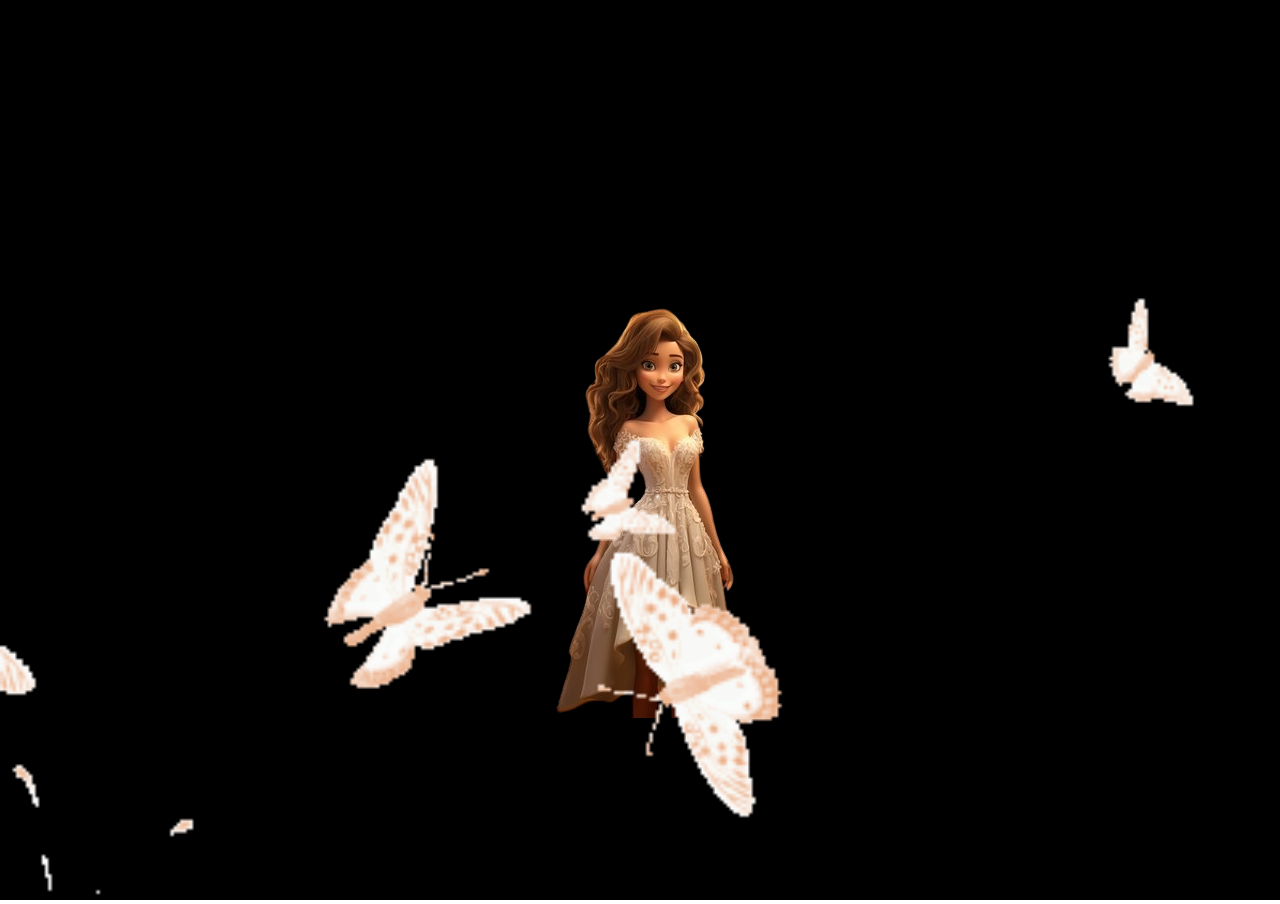
<file: animation/index.html>
<!DOCTYPE html>
<html lang="en">
  <head>
    <meta charset="UTF-8" />
    <meta name="viewport" content="width=device-width, initial-scale=1.0" />
    <title>Document</title>
    <style>
      * {
        margin: 0;
        padding: 0;
        box-sizing: border-box;
      }
     html,
     body {
        width: 100%;
        height: 100vh;
        overflow: hidden;
      }
      .wrapper{
        display: flex;
        justify-content: center;
        align-items: center;
        height:inherit;
        background-color: #000;
        /* position: relative; */
      }
      .butterfly{
        position: absolute;
        bottom: 0;
        left:0%;
        height: 100%;
        width: 100%;
      
      }
      .butterfly img{
        height: 100%;
        object-fit: cover;
        filter:hue-rotate(90deg);
      }
  .girl-image{
    /* background-color:transparent;
    position: absolute;
    z-index: 1; */
    text-align: center;
    animation: fade 3s infinite ;
  }
@keyframes fade{
  from{
    opacity:1;
  
  }
  to{
    opacity: 0;
  }
}
  .dress-image h1{
    color: #fff;
  }
  /* .dress-image img:hover  {  
    opacity: 0;
     } */
 
     /* .girl{
      position: absolute;
      top:0;
      left:37.5%;
    background-color: green;
      z-index: 0;
      opacity: 0;
     } */

      .girl-image img{
        animation-name: rotate-img;
        animation-duration: 3s;
        animation-iteration-count: infinite;
      }
      @keyframes rotate-img{
        from{
            transform: scale(0.25);
          
        }
       to{
        transform:scale(1);
        
       } 
      }

    </style>
  </head>
  <body>
    <div class="wrapper">
   
        <div class="girl-image">
      <img src="./g-2-removebg-preview.png" alt="girl" />
    </div>
    <div class="butterfly">
    <img src="./borboletas-butterflies.gif" alt="butterfly">
  </div>
    </div>
  </body>
</html>
</file>
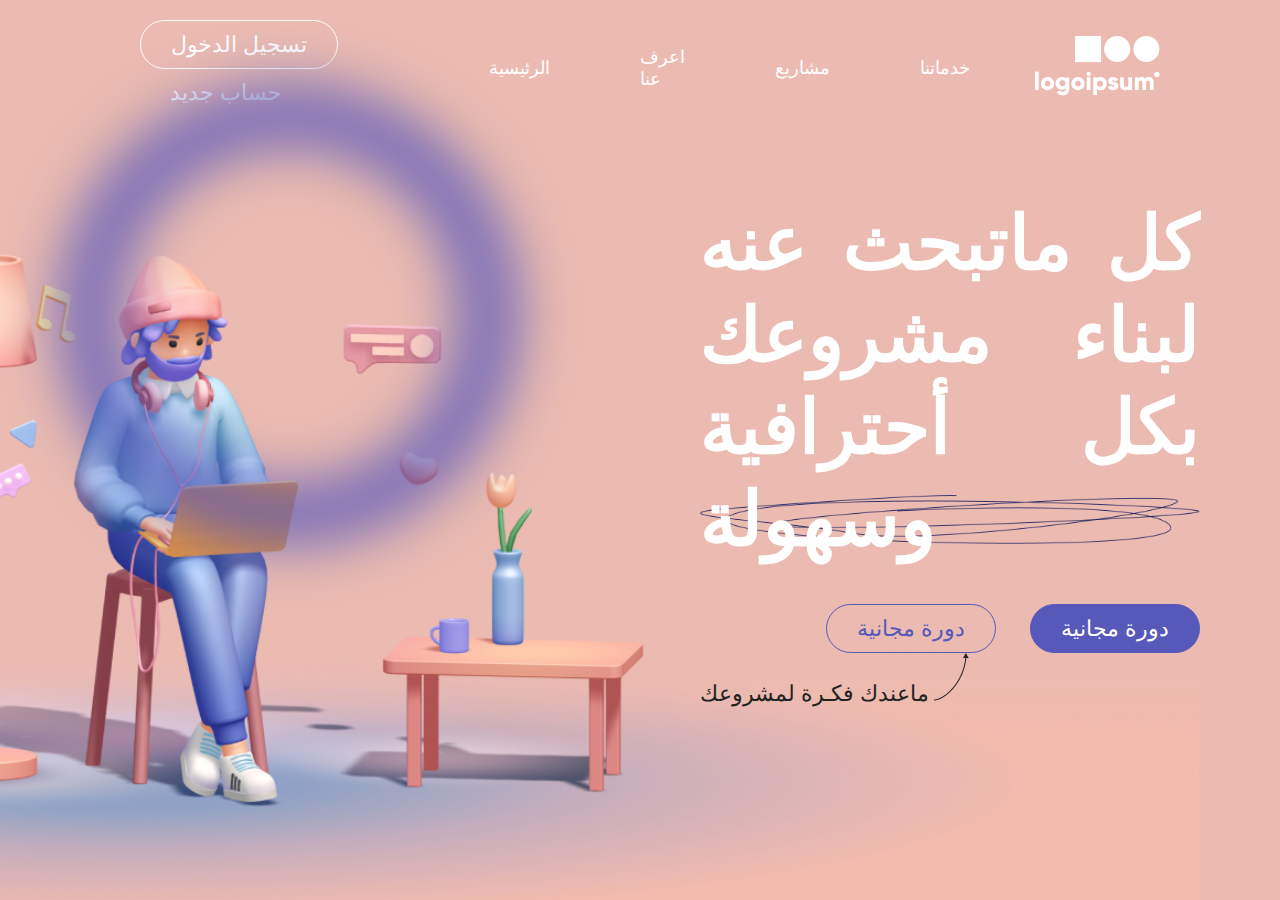
<file: Banner/index.html>
<!DOCTYPE html>
<html lang="en">
  <head>
    <meta charset="UTF-8" />
    <meta name="viewport" content="width=device-width, initial-scale=1.0" />
    <title>Document</title>
    <link rel="preconnect" href="https://fonts.googleapis.com" />
    <link rel="preconnect" href="https://fonts.gstatic.com" crossorigin />
    <link
      href="https://fonts.googleapis.com/css2?family=Montserrat:ital,wght@0,100..900;1,100..900&display=swap"
      rel="stylesheet"
    />
    <link rel="stylesheet" href="style.css" />
  </head>
  <body>
    <section class="banner">
      <header>
        <div class="btn">
          <button class="btn-1">تسجيل الدخول</button>
          <button>حساب جديد</button>
        </div>
        <nav class="nav-bar">
          <a href="#">الرئيسية</a>
          <a href="#">اعرف عنا</a>
          <a href="#">مشاريع</a>
          <a href="#">خدماتنا</a>
          <div class="logo">
            <img src="./assets/logo.svg" alt="logoipsum" />
          </div>
        </nav>
      </header>
      <div class="circle"></div>
      <div class="banner-content">
        <div class="banner-title">
          <h1>كل ماتبحث عنه لبناء مشروعك بكل أحترافية وسهولة</h1>
          <!-- <div class="curvy-line">
        <img src="./assets/Vector 34.png" alt="line">
    </div> -->
          <div class="btn blue-btn">
            <button class="blue-btn-border">دورة مجانية</button>
            <button class="blue-btn-bg">دورة مجانية</button>
          </div>
          <div class="banner-text">
            <span>ماعندك فكـرة لمشروعك</span>
            <img src="./assets/Vector 35.png" alt="line" />
          </div>
        </div>
      </div>
    </section>
  </body>
</html>
</file>
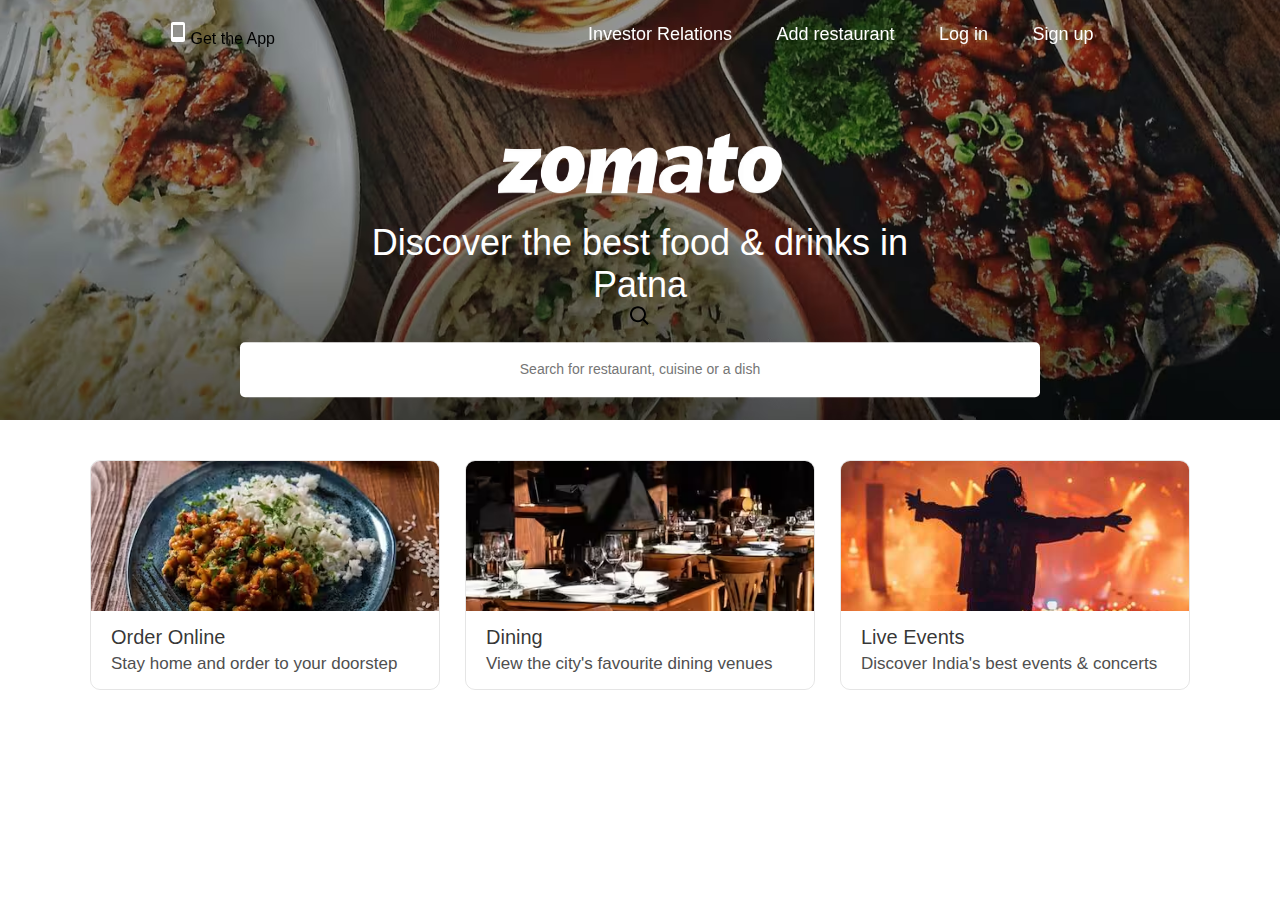
<file: Zomato/index.html>
<!DOCTYPE html>
<html lang="en">
<head>
    <meta charset="UTF-8">
    <meta name="viewport" content="width=device-width, initial-scale=1.0">
    <title>Zomato </title>
  
        <link rel="stylesheet"
        href="https://cdn.jsdelivr.net/npm/boxicons@latest/css/boxicons.min.css">
        <!-- or -->
        <link rel="stylesheet"
        href="https://unpkg.com/boxicons@latest/css/boxicons.min.css">
    
        <link
        rel="stylesheet"
        href="https://cdnjs.cloudflare.com/ajax/libs/font-awesome/6.1.1/css/all.min.css"
        integrity="sha512-KfkfwYDsLkIlwQp6LFnl8zNdLGxu9YAA1QvwINks4PhcElQSvqcyVLLD9aMhXd13uQjoXtEKNosOWaZqXgel0g=="
        crossorigin="anonymous"
        referrerpolicy="no-referrer"
        />

    <link rel="stylesheet" href="style.css">
</head>
<body>
    <header>
        <div class="logo">
<a href="https://www.zomato.com/mobile"><svg xmlns="http://www.w3.org/2000/svg" width="24" height="24" viewBox="0 0 24 24" style="fill: rgba(255, 255, 255);transform: msFilter;"><path d="M17 2H7c-1.103 0-2 .897-2 2v16c0 1.103.897 2 2 2h10c1.103 0 2-.897 2-2V4c0-1.103-.897-2-2-2zM7 16.999V5h10l.002 11.999H7z"></path></svg>Get the App</a>
        </div>
        <nav class="nav-bar">
<a href="#">Investor Relations</a>
<a href="#">Add restaurant</a>


<a href="#" class="wrapper">Log in</a>
 <div class="overlay"></div>
    <div class="modal">
        <div class="heading">
        <h2>Login</h2>
        <div class="cancel">
        <a href="#"><i class="fa-solid fa-xmark"></i></a>
    </div>
</div>
      <form action="">
    
<label for="">
    <img class="indiaflag" src="./images/india.png" alt="india" />
        <input type="tel" id="contact" placeholder="+91" />
      <span class="angle">  <i class="fa-solid fa-angle-down"></i></span>
        <input type="tel" name="Phone" placeholder="Phone" required />
    </label>
    <label for="">
        <input type="button" id="Otp" value="Send One Time Password" />
    </label>
        <hr class="ruler" />
        <div class="hr_content">or</div>
        <hr class="ruler" />
        <label for="">
        <input type="button" id="email" value="Continue With Email" />
        <span class="email"><i
          class="fa-solid fa-envelope"
        ></i></span>
        </label>
        <label for="">
        <input type="button" id="google" value="Sign in with Google" />
        <span class="google"><i
          class="fa-brands fa-google"
        ></i>
    </span>
    </label>
   
    <p>New to Zomato?<a href="#"> Create account</a></p>

</form>
    </div>



<a href="#">Sign up</a>
        </nav>
   
    </header>

    <!-- header ends -->
    <!-- main begins -->
    <main class="banner">
        <div class="container">
            <div class="banner-img">
      <img src="./images/banner.avif" alt="banner">
    </div>
    <div class="banner-contents">
        <a href="#"><img src="./images/logo-zomato.avif" alt="zomato"></a>
        <h2>Discover the best food & drinks in Patna</h2>
        <div class="search">
          <a href="#">
                <svg xmlns="http://www.w3.org/2000/svg" width="24" height="24" viewBox="0 0 24 24" style="fill: rgba(0, 0, 0, 1);transform: msFilter;"><path d="M10 18a7.952 7.952 0 0 0 4.897-1.688l4.396 4.396 1.414-1.414-4.396-4.396A7.952 7.952 0 0 0 18 10c0-4.411-3.589-8-8-8s-8 3.589-8 8 3.589 8 8 8zm0-14c3.309 0 6 2.691 6 6s-2.691 6-6 6-6-2.691-6-6 2.691-6 6-6z"></path></svg>
            </a>
            <label for="search">
            <input type="text" id="search" name="search" placeholder="Search for restaurant, cuisine or a dish">
        </label>
        </div>
    </div>
</div>
</main>
    <!-- banner ends -->
    <!-- banner card begins -->
      
        <section class="banner-cards">
            <div class="card-container">
                <div class="card-wrap">
                    <a href="https://www.zomato.com/">
                    <div class="card">
                        <div class="card-img">
                        <img src="./images/card-1.avif" alt="order online">
                    </div>
                    <div class="card-content">
                        <h2>Order Online</h2>
                        <p>Stay home and order to your doorstep</p>
                    </div>
                    </div>
                </a>
                <a href="https://www.zomato.com/">
                    <div class="card">
                        <div class="card-img">
                        <img src="./images/card-2.avif" alt="order online">
                    </div>
                    <div class="card-content">
                        <h2>Dining</h2>
                        <p>View the city's favourite dining venues </p>
                    </div>
                    </div>
                    </a>
                    <a href="https://www.zomato.com/">
                    <div class="card">
                        <div class="card-img">
                        <img src="./images/card-3.jpg" alt="order online">
                    </div>
                    <div class="card-content">
                        <h2>Live Events</h2>
                        <p>Discover India's best events & concerts</p>
                    </div>
                    </div>
                    </a>
                </div>
            </div>
        </section>

</body>
</html>
</file>
<file: Banner/style.css>
* {
  margin: 0;
  padding: 0;
  box-sizing: border-box;
  font-family: "Montserrat", sans-serif;
}
html,
body {
  height: 100vh;
  width: 100%;
  overflow: hidden;
}
.banner {
  height: 100vh;
  background-image: url(./assets/Mask\ group.png);
  background-position: center;
  background-repeat: no-repeat;
  background-size: cover;
  position: relative;
  /* z-index: 99; */

}
header {
  display: flex;
  justify-content: space-between;
  align-items: center;
  padding-inline: 60px;
  padding-top: 20px;
}

.nav-bar {
  display: flex;
  /* justify-content: space-around; */

  align-items: center;
  padding-right: 60px;
}

.nav-bar a {
  text-decoration: none;
  color: #fff;
  font-size: 18px;
  font-weight: 300;
  padding-inline: 25px;
  margin-right: 40px;
}
.btn {
  margin-left: 80px;
}
button {
  padding: 10px 30px;
  background-color: transparent;
  border: none;
  color: #fff;
  font-size: 22px;
  font-weight: 400;
  border-radius: 30px;
}
.btn-1 {
  border: 1px solid #fff;
  margin-right: 15px;
}
.banner-content {
  display: flex;
  justify-content: end;
  align-items: center;
  margin-right: 80px;
  /* margin: auto; */
  /* margin-top: 80px; */
  /* height:700px; */
  /* align-items:center; */
  /* line-height: inherit; */
}
.banner-title {
  width: 100%;
  max-width: 500px;
  height: 300px;
  text-align: justify;
}
.banner-title h1 {
  padding-top: 80px;
  font-size: 75px;
  font-weight: 700;
  color: #fff;
  background: url(./assets/Vector\ 34.png);
  background-repeat: no-repeat;
  background-size: contain;
  background-position: 100% 95%;
}
/* .curvy-line img{
    position: absolute;
    bottom: -10%;
    z-index: -1;
} */
.blue-btn {
  padding-top: 40px;
  text-align: right;
}
.blue-btn-border {
  border: 1px solid #5658ba;
  color: #5658ba;
}
.blue-btn-bg {
  border: 1px solid #5658ba;
  background-color: #5658ba;
  margin-left: 30px;
  color: #fff;
}
.banner-text span {
  color: #222222;
  font-size: 22px;
}
.circle {
  width: 450px;
  height: 450px;
  border: 50px solid #5658ba;
  filter: blur(30px);
  border-radius: 100%;
  position: absolute;
  top: 10%;
  left: 5%;
}
</file>
<file: Zomato/style.css>
* {
  margin: 0;
  padding: 0;
  box-sizing: border-box;
  font-family: Helvetica, sans-serif;

  html {
    scroll-behavior: smooth;
  }
}
html,
body {
  width: 100%;
  height: 100%;
  /* overflow: hidden; */
}
a {
  text-decoration: none;
  color: unset;
}

header {
  width: 100%;
  padding: 20px;
  background-color: transparent;
  display: flex;
  justify-content: space-around;
  align-items: center;
  position: fixed;
  top:0;
  left: 0;
}

nav a {
  color: #fff;
  font-size: 18px;
  font-weight: 300;
  display: inline-block;
  padding-inline: 20px;
}

.banner {
  width: 100%;
}
.container {
  width: 100%;
  /* position: relative; */
  
}
.banner-img {
  width: 100%;
  height: 420px;
  position: relative;
  z-index: -1;
}
.banner-img img {
  width: 100%;
  height: 100%;
  object-fit: cover;
}

.banner-contents {
  position: absolute;
  top: 50%;
  left: 50%; 
   transform: translate(-50%, -160%);
  text-align: center;
  z-index:-1;

}
.banner-contents img {
  object-fit: contain;
  height: 60px;
  width: 300px;

}
.banner-contents h2 {
  color: #fff;
  font-size: 36px;
  font-weight: 500;
  padding-block: 25px;
  

}
.search {
  position: absolute;
  left: 50%;
  top: 50%;
  transform: translate(-50%, 70%);

}

input[type="text"] {
  padding: 20px;
  width: 800px;
  border-radius: 5px;
  border: none;
}
::placeholder {
  font-size: 14px;
  font-weight: 400;
  text-align: center;
}

/* cards styling */
.banner-cards {
  width: 100%;
}
.card-container {
  padding: 40px 60px;
  margin: 0 auto;
}
.card-wrap {
  display: flex;
  justify-content: center;
  align-items: center;
  gap: 25px;
}

.card {
  border: 1px solid rgb(0, 0, 0, 0.1);
  border-radius: 10px;
  overflow: hidden;
  width: 350px;
  transition: all 0.3s ease-in-out;
}
.card-img {
  height: 150px;
}
.card-img img {
  width: 100%;
  height: 100%;
  object-fit: cover;
}
.card-content {
  padding: 15px 20px;
}
.card-content h2 {
  color: rgb(0, 0, 0, 0.8);
  font-weight: 500;
  font-size: 20px;
}
.card-content p {
  padding-top: 5px;
  color: rgb(79, 79, 79);
  font-weight: 400;
  font-size: 17px;
}
.card:hover {
  transform: scale(1.1);
}



/* popup login */
.heading{
  display: flex;
  justify-content: space-between;
  align-items: center;
 }
 .heading h2{
  font-size: 32px;
 }
label{
  display: flex;
  justify-content: start;
  align-items: center;
padding: 10px;
}
input{
  width: 100%;
  padding: 10px;
  border-radius: 5px;
  border: 1px solid rgb(0,0,0,0.3);
}
::placeholder{
  text-align: center;

}

.indiaflag{
  position: absolute;
  top: 31.5%;
  left: 41%;
  transform: translate(-50%,-50%);
}
label img{
  height:30px;
}

.angle{
  position: absolute;
 left: 50%;
 top:50%;
 transform: translate(-30px,-140px);
}
.ruler{
  width: 150px;
  display: inline-block;
}
.hr_content{
  display: inline-block;
}
.email{
  color: #EF4F5F;
 position: absolute;
 left: 50%;
 top:50%;
 transform: translate(-110px,5px);

}
.google{
  color: #EF4F5F;
 position: absolute;
 left: 50%;
 top:50%;
 transform: translate(-105px,72px);
 
}

input[type=button]{
  font-size: 20px;
}

#Otp{
  background-color: #EF4F5F;
  border: none;
}


.wrapper {
  text-decoration: none;
  position: relative;
  z-index: 1;

}

.overlay {
 width: 100%;
 height: 100vh;
  position: absolute;
  top: 0;
  left: 0;
  background-color: rgba(0,0,0,0.9);
  visibility: hidden;
  opacity: 0;
  transition: all 0.4s ease-in-out;
}

.modal {
  width: 420px;
  min-height: 400px;
  background-color: purple;
  position: fixed;
  top: 50%;
  left: 50%;
  transform: translate(-50%, -50%);
  opacity: 0;
  visibility: hidden;
  transition: all 0.4s ease-in-out;
  z-index: 99;

}
.wrapper:hover ~ .modal{
  opacity: 1;
  visibility: visible;
  }
  .wrapper:hover + .overlay{
   visibility: visible;
   opacity: 1;
  }
</file>
